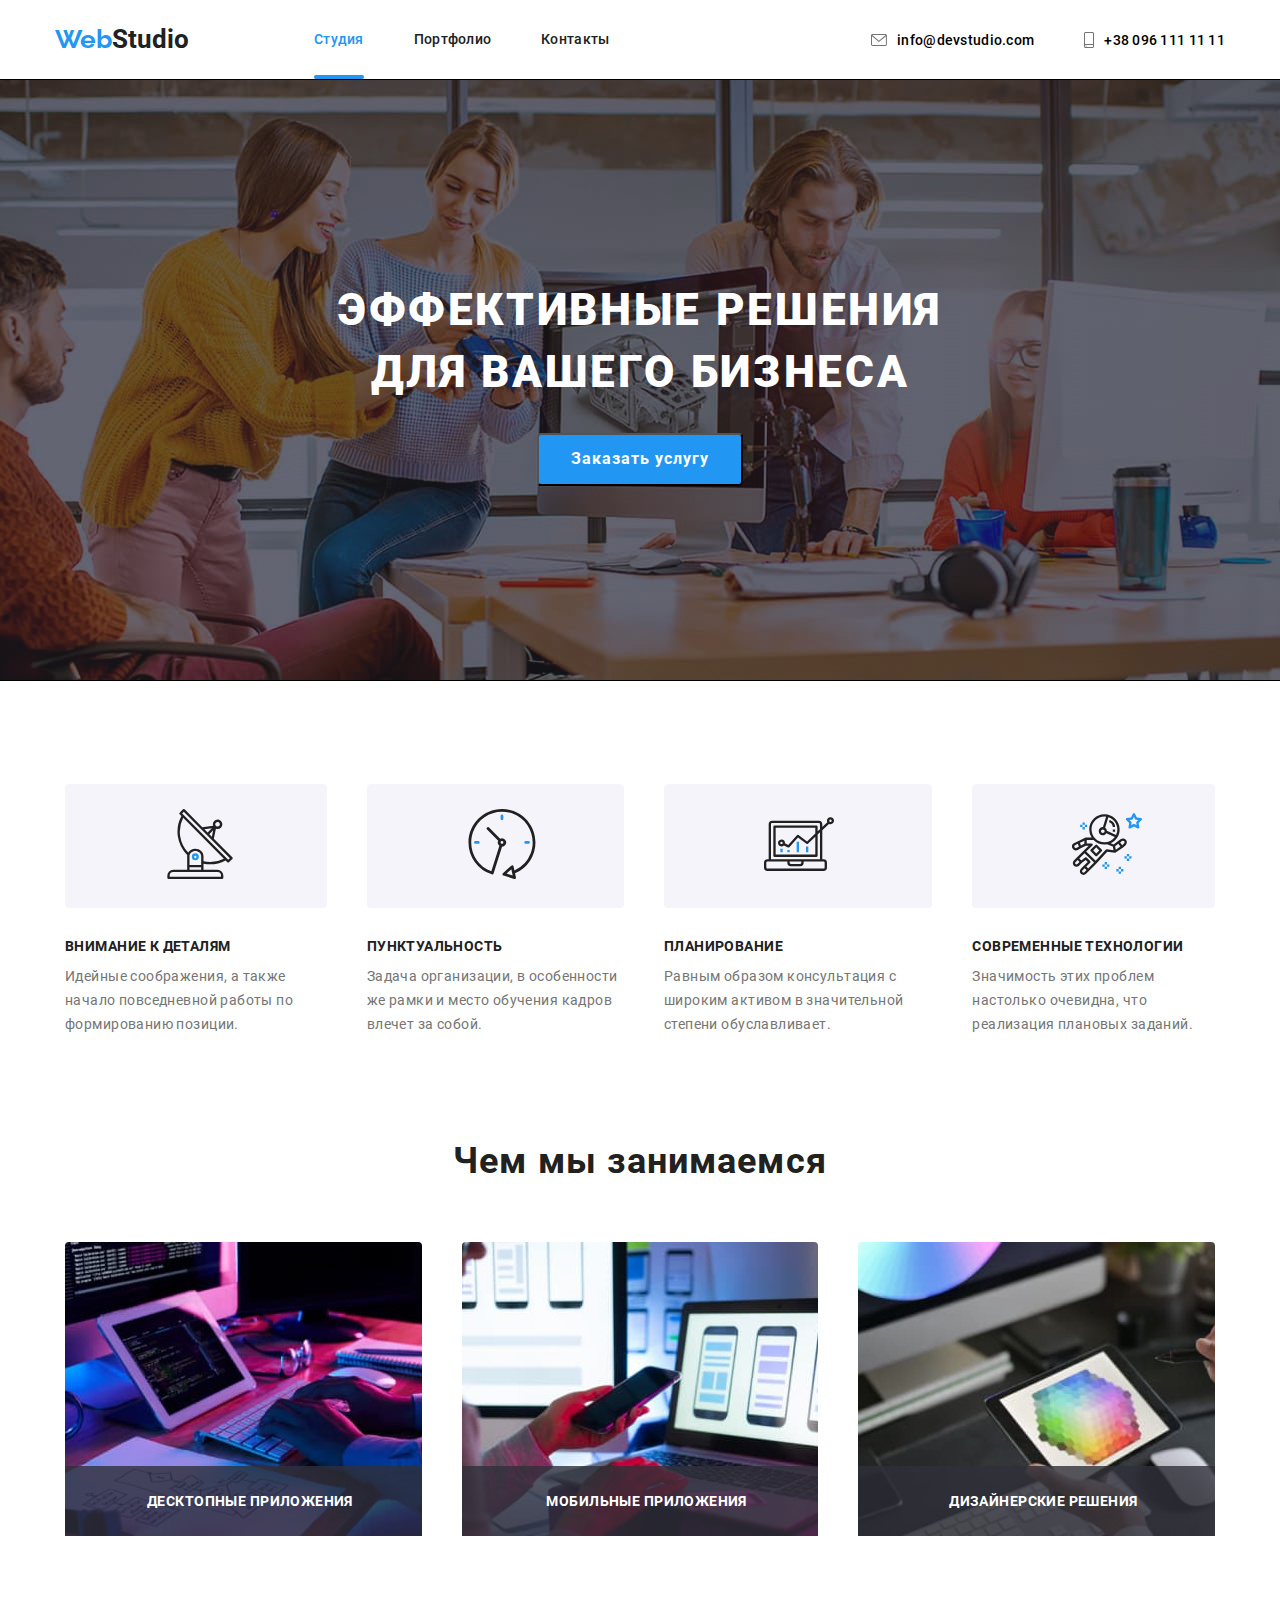
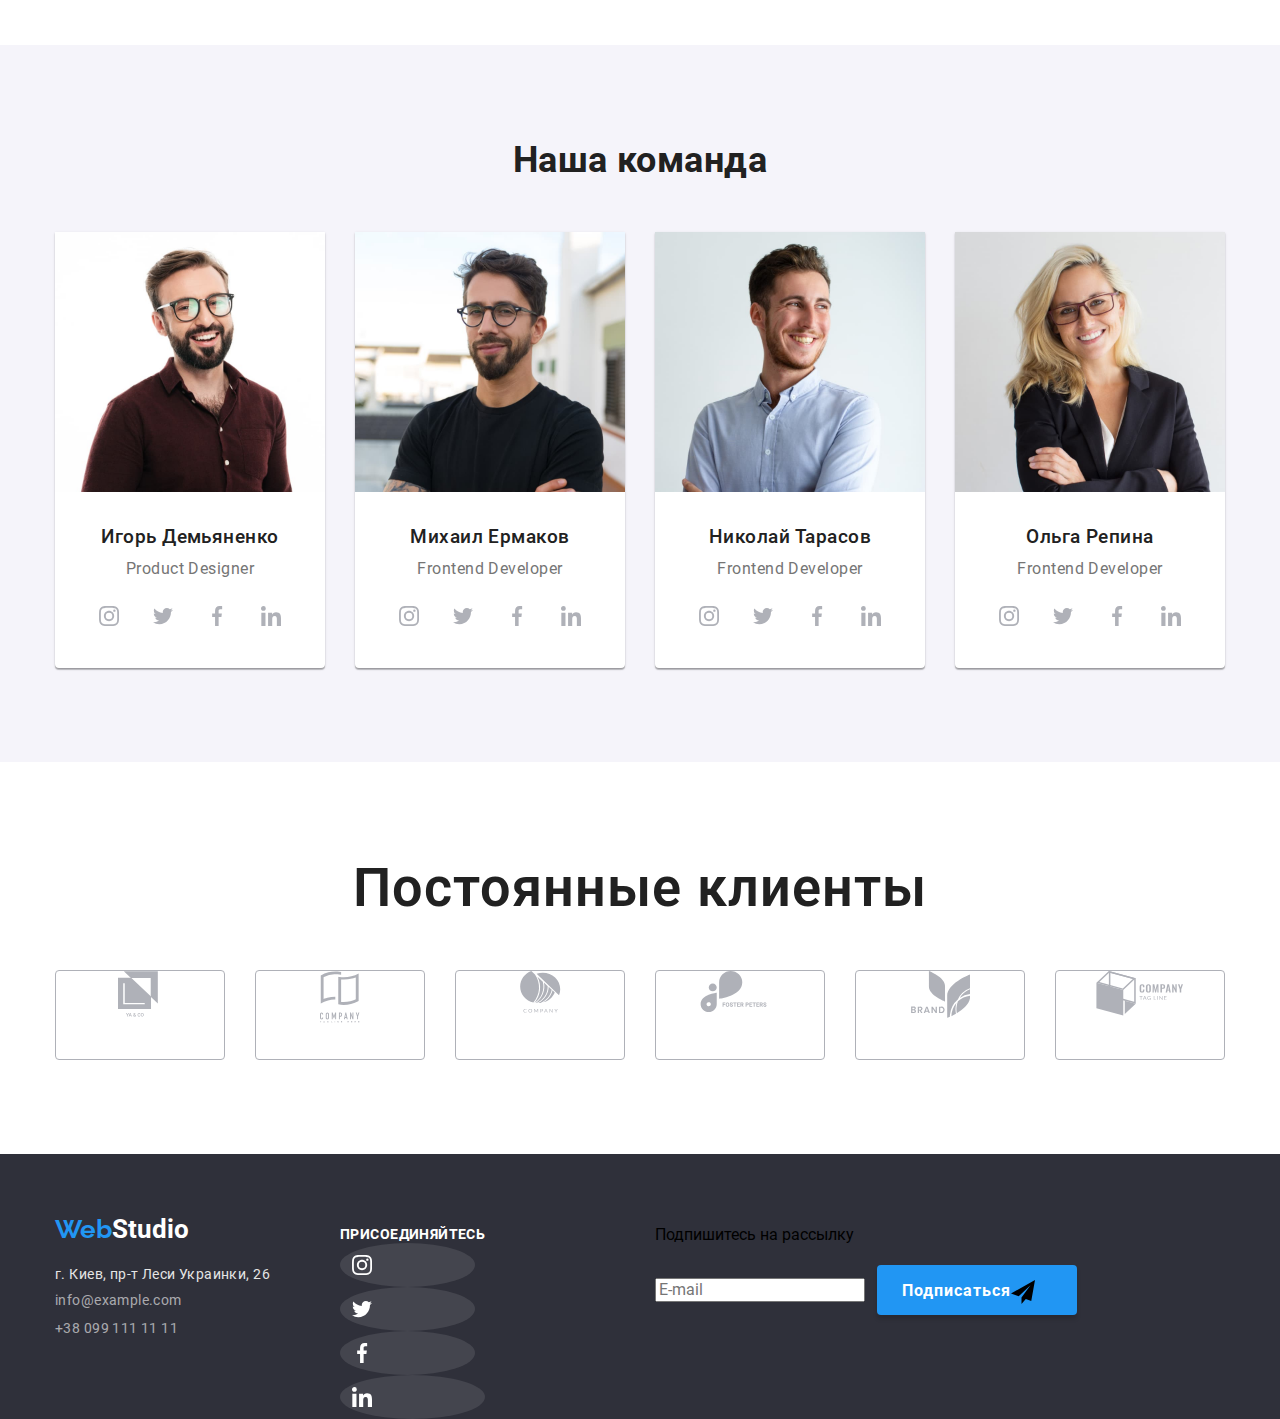
<file: index.html>
<!DOCTYPE html>
<html lang="ru">
  <head>
    <meta charset="UTF-8" />
    <meta name="viewport" content="width=, initial-scale=1.0" />
    <title>WebStudio</title>
    <link rel="preconnect" href="https://fonts.gstatic.com" />
    <link
      href="https://fonts.googleapis.com/css2?family=Raleway:wght@700&family=Roboto:wght@400;500;700;900&display=swap"
      rel="stylesheet"
    />
    <link
      rel="stylesheet"
      href="https://cdnjs.cloudflare.com/ajax/libs/modern-normalize/1.0.0/modern-normalize.min.css"
    />
    <link rel="stylesheet" href="./css/main.min.css" />
  </head>

  <body>
    <header class="header">
      <div class="container">
        <nav class="header-nav">
          <a class="logo logo-font" href="./"
            >Web<span class="studio">Studio</span></a
          >
          <ul class="header-links">
            <li class="nav-item curent-link">
              <a class="header-link" href="./index.html">Студия</a>
            </li>
            <li class="nav-item">
              <a class="header-link" href="./portfolio.html">Портфолио</a>
            </li>
            <li class="nav-item">
              <a class="header-link" href="#footer-ancor">Контакты</a>
            </li>
          </ul>

          <!-- fedback -->
          <ul class="header-contacts">
            <li>
              <a class="header-fedback" href="mailto:info@devstudio.com">
                <svg class="envelope-icon" height="12" width="16">
                  <use href="./optim-svg/symbol-defs.svg#icon-envelope"></use>
                </svg>
                info@devstudio.com
              </a>
            </li>
            <li>
              <a class="header-fedback" href="tel:+380961111111">
                <svg class="smarphone-icon" height="16" width="10">
                  <use href="./optim-svg/symbol-defs.svg#icon-smartphone"></use>
                </svg>
                +38 096 111 11 11
              </a>
            </li>
          </ul>
        </nav>
      </div>
    </header>
    <!-- main -->
    <main>
      <section class="main-section overlay">
        <div class="container">
          <h1>Эффективные решения для вашего бизнеса</h1>
          <button class="order-button" data-modal-open>Заказать услугу</button>
        </div>
      </section>
      <section class="main-discription">
        <div class="container">
          <h2 class="invisible">Наши приимущества</h2>
          <ul class="advantages">
            <li class="item item-antenna">
              <div class="advantages-icon">
                <svg>
                  <use href="./optim-svg/symbol-defs.svg#icon-antenna"></use>
                </svg>
              </div>
              <h3 class="advantages-title">Внимание к деталям</h3>
              <p>
                Идейные соображения, а также начало повседневной работы по
                формированию позиции.
              </p>
            </li>
            <li class="item item-clock">
              <div class="advantages-icon">
                <svg>
                  <use href="./optim-svg/symbol-defs.svg#icon-clock"></use>
                </svg>
              </div>
              <h3 class="advantages-title">Пунктуальность</h3>
              <p>
                Задача организации, в особенности же рамки и место обучения
                кадров влечет за собой.
              </p>
            </li>
            <li class="item item-vector">
              <div class="advantages-icon">
                <svg>
                  <use href="./optim-svg/symbol-defs.svg#icon-diagram"></use>
                </svg>
              </div>
              <h3 class="advantages-title">Планирование</h3>
              <p>
                Равным образом консультация с широким активом в значительной
                степени обуславливает.
              </p>
            </li>
            <li class="item item-astronaut">
              <div class="advantages-icon">
                <svg>
                  <use href="./optim-svg/symbol-defs.svg#icon-astronaut"></use>
                </svg>
              </div>
              <h3 class="advantages-title">Современные технологии</h3>
              <p>
                Значимость этих проблем настолько очевидна, что реализация
                плановых заданий.
              </p>
            </li>
          </ul>
        </div>
      </section>

      <!-- work  -->

      <section class="main-images">
        <div class="container">
          <h2>Чем мы занимаемся</h2>
          <ul class="work-images">
            <li class="item">
              <img src="./images/img.jpg" alt="пишем код" width="370" />
              <p class="work-activity">Десктопные приложения</p>
            </li>
            <li class="item">
              <img src="./images/img1.jpg" alt="создаём макет" width="370" />
              <p class="work-activity">Мобильные приложения</p>
            </li>
            <li class="item">
              <img src="./images/img2.jpg" alt="рисуем дизайн" width="370" />
              <p class="work-activity">Дизайнерские решения</p>
            </li>
          </ul>
        </div>
      </section>

      <!-- team  -->

      <section class="team-images">
        <div class="container">
          <h2>Наша команда</h2>
          <ul class="team-units">
            <li class="team-item">
              <img
                src="./images/team/ihor_demianenko.jpg"
                width="270"
                alt="сотрудник"
              />
              <h3>Игорь Демьяненко</h3>
              <p>Product Designer</p>
              <ul class="socials">
                <li>
                  <a class="social link-1" href="">
                    <svg class="social-icons">
                      <use
                        href="./optim-svg/symbol-defs.svg#icon-instagram"
                      ></use>
                    </svg>
                  </a>
                </li>

                <li>
                  <a class="social link-2" href="">
                    <svg class="social-icons">
                      <use
                        href="./optim-svg/symbol-defs.svg#icon-twitter"
                      ></use>
                    </svg>
                  </a>
                </li>

                <li>
                  <a class="social link-3" href="">
                    <svg class="social-icons">
                      <use
                        href="./optim-svg/symbol-defs.svg#icon-facebook"
                      ></use>
                    </svg>
                  </a>
                </li>

                <li>
                  <a class="social" href="">
                    <svg class="social-icons">
                      <use
                        href="./optim-svg/symbol-defs.svg#icon-linkedin"
                      ></use>
                    </svg>
                  </a>
                </li>
              </ul>
            </li>

            <li class="team-item">
              <img
                src="./images/team/michail_ermacov.jpg"
                width="270"
                alt="сотрудник"
              />
              <h3>Михаил Ермаков</h3>
              <p>Frontend Developer</p>
              <ul class="socials">
                <li>
                  <a class="social link-1" href="">
                    <svg class="social-icons">
                      <use
                        href="./optim-svg/symbol-defs.svg#icon-instagram"
                      ></use>
                    </svg>
                  </a>
                </li>

                <li>
                  <a class="social link-2" href="">
                    <svg class="social-icons">
                      <use
                        href="./optim-svg/symbol-defs.svg#icon-twitter"
                      ></use>
                    </svg>
                  </a>
                </li>

                <li>
                  <a class="social link-3" href="">
                    <svg class="social-icons">
                      <use
                        href="./optim-svg/symbol-defs.svg#icon-facebook"
                      ></use>
                    </svg>
                  </a>
                </li>

                <li>
                  <a class="social" href="">
                    <svg class="social-icons">
                      <use
                        href="./optim-svg/symbol-defs.svg#icon-linkedin"
                      ></use>
                    </svg>
                  </a>
                </li>
              </ul>
            </li>
            <li class="team-item">
              <img
                src="./images/team/nikolay_tarasov.jpg"
                width="270"
                alt="сотрудник"
              />
              <h3>Николай Тарасов</h3>
              <p>Frontend Developer</p>
              <ul class="socials">
                <li>
                  <a class="social link-1" href="">
                    <svg class="social-icons">
                      <use
                        href="./optim-svg/symbol-defs.svg#icon-instagram"
                      ></use>
                    </svg>
                  </a>
                </li>

                <li>
                  <a class="social link-2" href="">
                    <svg class="social-icons">
                      <use
                        href="./optim-svg/symbol-defs.svg#icon-twitter"
                      ></use>
                    </svg>
                  </a>
                </li>

                <li>
                  <a class="social link-3" href="">
                    <svg class="social-icons">
                      <use
                        href="./optim-svg/symbol-defs.svg#icon-facebook"
                      ></use>
                    </svg>
                  </a>
                </li>

                <li>
                  <a class="social" href="">
                    <svg class="social-icons">
                      <use
                        href="./optim-svg/symbol-defs.svg#icon-linkedin"
                      ></use>
                    </svg>
                  </a>
                </li>
              </ul>
            </li>
            <li class="team-item">
              <img
                src="./images/team/olga_repina.jpg"
                width="270"
                alt="сотрудник"
              />
              <h3>Ольга Репина</h3>
              <p>Frontend Developer</p>
              <ul class="socials">
                <li>
                  <a class="social link-1" href="">
                    <svg class="social-icons">
                      <use
                        href="./optim-svg/symbol-defs.svg#icon-instagram"
                      ></use>
                    </svg>
                  </a>
                </li>

                <li>
                  <a class="social link-2" href="">
                    <svg class="social-icons">
                      <use
                        href="./optim-svg/symbol-defs.svg#icon-twitter"
                      ></use>
                    </svg>
                  </a>
                </li>

                <li>
                  <a class="social link-3" href="">
                    <svg class="social-icons">
                      <use
                        href="./optim-svg/symbol-defs.svg#icon-facebook"
                      ></use>
                    </svg>
                  </a>
                </li>

                <li>
                  <a class="social" href="">
                    <svg class="social-icons">
                      <use
                        href="./optim-svg/symbol-defs.svg#icon-linkedin"
                      ></use>
                    </svg>
                  </a>
                </li>
              </ul>
            </li>
          </ul>
        </div>
      </section>
      <!-- partners -->
      <section class="regular-customers">
        <h2>Постоянные клиенты</h2>
        <ul class="customers">
          <li class="partner-logotyp">
            <a class="logotyp logo-1" href="">
              <svg class="customers-icons" width="44" height="49">
                <use
                  class="icons-logo"
                  href="./optim-svg/symbol-defs.svg#icon-logo-1"
                ></use>
              </svg>
            </a>
          </li>

          <li class="partner-logotyp">
            <a class="logotyp logo-2" href="">
              <svg class="customers-icons" width="40" height="52">
                <use
                  class="icons-logo"
                  href="./optim-svg/symbol-defs.svg#icon-logo-2"
                ></use>
              </svg>
            </a>
          </li>

          <li class="partner-logotyp">
            <a class="logotyp logo-3" href="">
              <svg class="customers-icons" width="41" height="42">
                <use
                  class="icons-logo"
                  href="./optim-svg/symbol-defs.svg#icon-logo-3"
                ></use>
              </svg>
            </a>
          </li>

          <li class="partner-logotyp">
            <a class="logotyp logo-4" href="">
              <svg class="customers-icons" width="80" height="42">
                <use
                  class="icons-logo"
                  href="./optim-svg/symbol-defs.svg#icon-logo-4"
                ></use>
              </svg>
            </a>
          </li>
          <li class="partner-logotyp">
            <a class="logotyp logo-5" href="">
              <svg class="customers-icons" width="59" height="47">
                <use
                  class="icons-logo"
                  href="./optim-svg/symbol-defs.svg#icon-logo-5"
                ></use>
              </svg>
            </a>
          </li>
          <li class="partner-logotyp">
            <a class="logotyp logo-6" href="">
              <svg class="customers-icons" width="88" height="45">
                <use
                  class="icons-logo"
                  href="./optim-svg/symbol-defs.svg#icon-logo-6"
                ></use>
              </svg>
            </a>
          </li>
        </ul>
      </section>
    </main>

    <footer>
      <div class="container footer-container">
        <div class="footer-contacts-container">
          <a class="logo-footer logo-font" href="./">
            Web<span class="logo-color">Studio</span>
          </a>
          <ul class="footer-fedback">
            <li class="footer-item">
              <address>г. Киев, пр-т Леси Украинки, 26</address>
            </li>
            <li class="footer-item">
              <a href="mailto:info@example.com"> info@example.com </a>
            </li>
            <li class="footer-item phone">
              <a href="tel:+380991111111"> +38 099 111 11 11 </a>
            </li>
          </ul>
        </div>
        <div class="social-container">
          <h3>присоединяйтесь</h3>
          <ul class="footer-socials">
            <li class="social-item">
              <a class="footer-accent" href="http://www.instagram.com/">
                <div class="social-background">
                  <svg class="footer-icon">
                    <use
                      href="./optim-svg/symbol-defs.svg#icon-instagram"
                    ></use>
                  </svg>
                </div>
              </a>
            </li>
            <li class="social-item">
              <a class="footer-accent" href="http://twitter.com/?lang=uk">
                <div class="social-background">
                  <svg class="footer-icon">
                    <use href="./optim-svg/symbol-defs.svg#icon-twitter"></use>
                  </svg>
                </div>
              </a>
            </li>
            <li class="social-item">
              <a class="footer-accent" href="http://facebook.com/">
                <div class="social-background">
                  <svg class="footer-icon">
                    <use href="./optim-svg/symbol-defs.svg#icon-facebook"></use>
                  </svg>
                </div>
              </a>
            </li>
            <li class="social-item">
              <a class="footer-accent" href="https://www.linkedin.com/">
                <div class="social-background">
                  <svg class="footer-icon">
                    <use href="./optim-svg/symbol-defs.svg#icon-linkedin"></use>
                  </svg>
                </div>
              </a>
            </li>
          </ul>
        </div>
        <div class="footer-label">
          <label class="footer-subscraibe" for="footer-email">
            Подпишитесь на рассылку
          </label>
          <div class="form-footer">
            <input
              class="footer-input"
              type="email"
              name="email"
              id="footer-email"
              placeholder="E-mail"
            />
            <button class="form-footer__submit" type="button">
              Подписаться
              <svg class="footer-input-img" width="24" height="24">
                <use href="./optim-svg/symbol-defs.svg#icon-icon-send"></use>
              </svg>
            </button>
          </div>
        </div>
      </div>
    </footer>
    <!-- modal+ backdrop -->

    <div class="backdrop backdrop is-hidden" data-modal>
      <div class="modal">
        <button class="button-close" type="button" data-modal-close>
          <svg width="18" height="18">
            <use href="./optim-svg/symbol-defs.svg#icon-close-black"></use>
          </svg>
        </button>

        <form class="form js-speaker-form" action=" adsad">
          <h2>Оставьте свои данные, мы вам перезвоним</h2>
          <div class="form-field">
            <label class="name-label" for="name"> Имя</label>
            <div class="input-container">
              <input class="form-input" type="text" name="name" id="name" />
              <svg class="input-img" width="12" height="12">
                <use href="./optim-svg/symbol-defs.svg#icon-man-modal"></use>
              </svg>
            </div>
          </div>
          <div class="form-field">
            <label class="name-label" for="tel">Телефон </label>

            <div class="input-container">
              <input class="form-input" type="tel" name="tel" id="tel" />
              <div class="input-img">
                <svg width="13" height="13">
                  <use href="./optim-svg/symbol-defs.svg#icon-tel-modal"></use>
                </svg>
              </div>
            </div>
          </div>
          <div class="form-field">
            <label class="name-label" for="email">Почта</label>
            <div class="input-container">
              <input class="form-input" type="email" name="email" id="email" />

              <div class="input-img">
                <svg width="15" height="12">
                  <use href="./optim-svg/symbol-defs.svg#icon-mail-modal"></use>
                </svg>
              </div>
            </div>
          </div>

          <div class="form-field">
            <label class="name-label" for="comment"> Коментарий </label>
            <textarea
              class="textarea"
              name="comment"
              id="comment"
              rows="8"
              placeholder="Введите текст"
            >
            </textarea>
          </div>
          <div class="checkbox">
            <label class="text">
              Соглашаюсь с рассылкой и принимаю
              <a href="">Условия договора </a>
              <input class="old-checkbox" type="checkbox" name="policy" />
              <svg class="checkbox-icon" width="11" height="8">
                <use href="./optim-svg/symbol-defs.svg#icon-tick"></use>
              </svg>
            </label>
          </div>
          <button class="button-form-submit" type="submit">Отправить</button>
        </form>
      </div>
    </div>
    <script src="./js/modal.js"></script>
  </body>
</html>
</file>
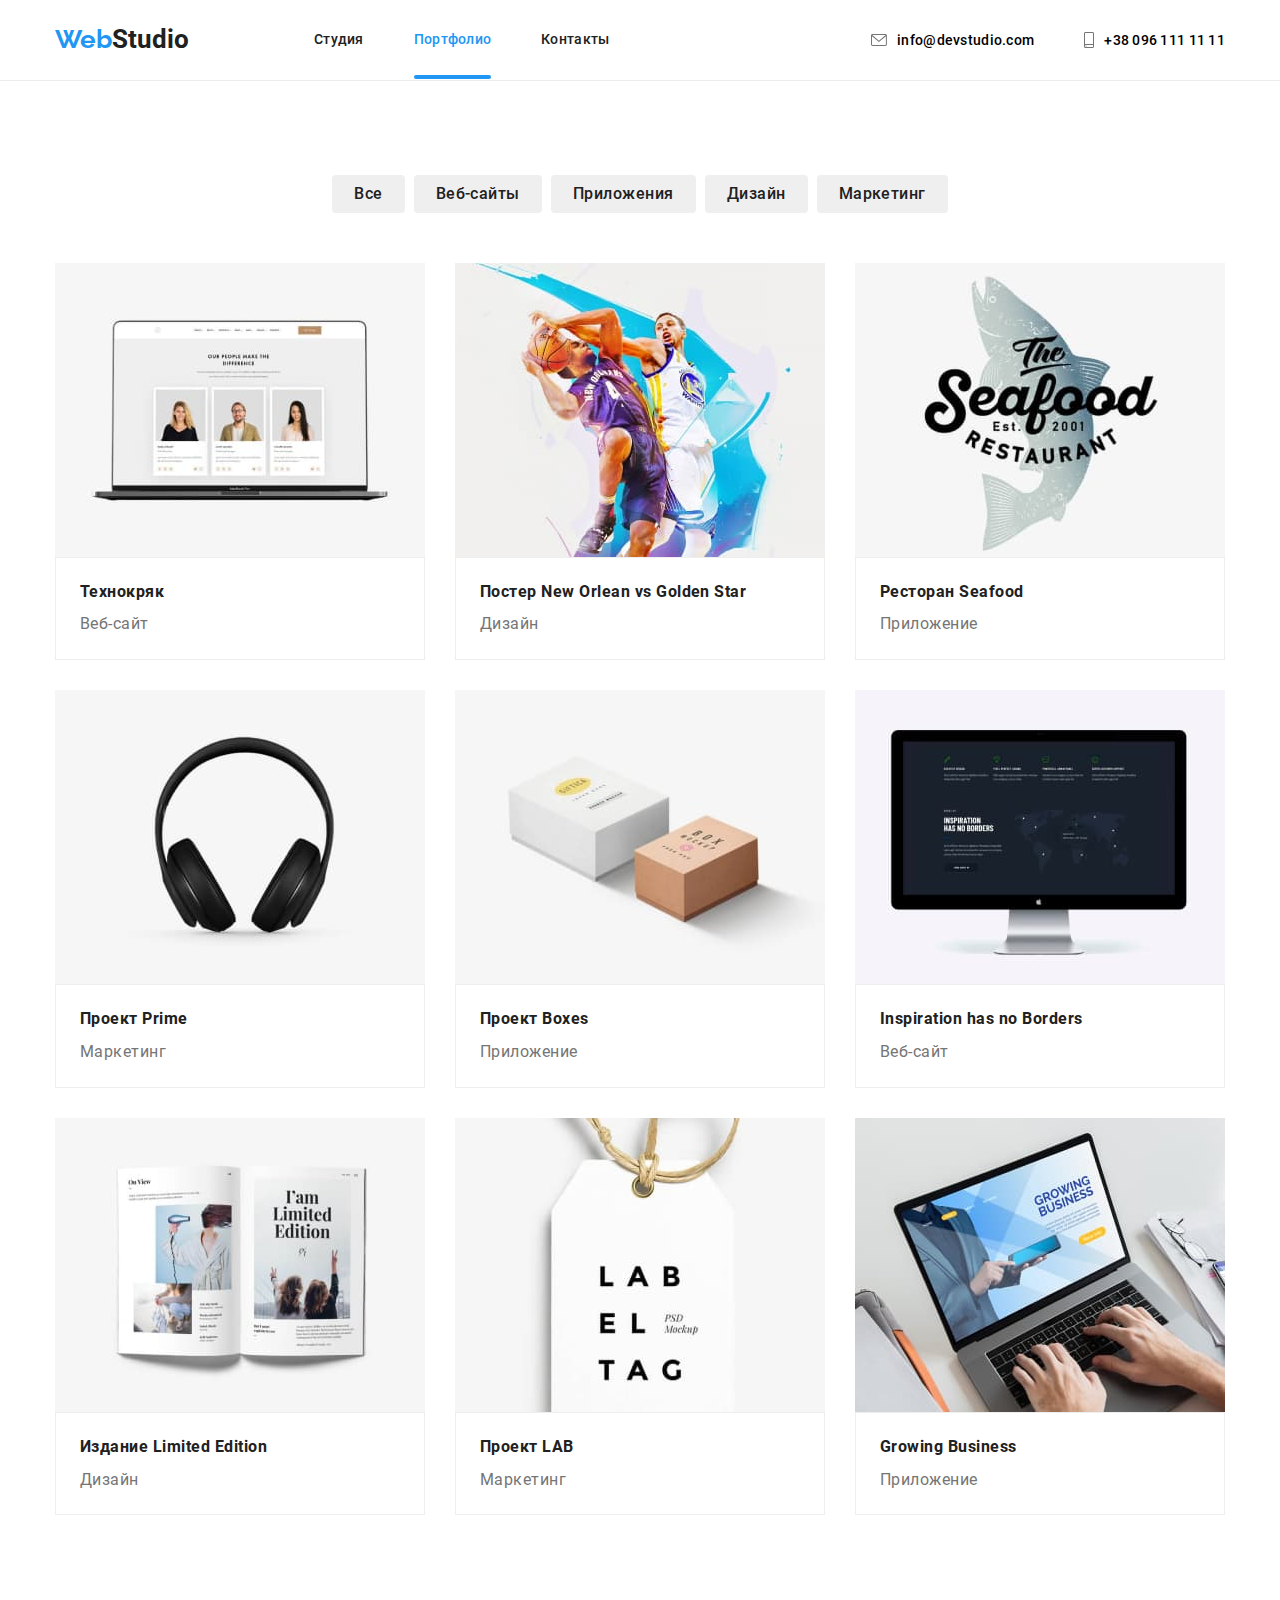
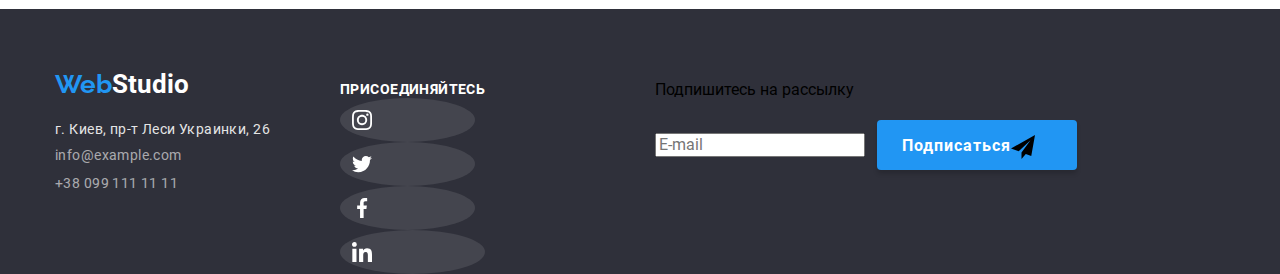
<file: portfolio.html>
<!DOCTYPE html>
<html lang="ru">
  <head>
    <meta charset="UTF-8" />
    <meta name="viewport" content="width=, initial-scale=1.0" />
    <title>WebStudio</title>
    <link rel="preconnect" href="https://fonts.gstatic.com" />
    <link
      href="https://fonts.googleapis.com/css2?family=Raleway:wght@700&family=Roboto:wght@400;500;700;900&display=swap"
      rel="stylesheet"
    />
    <link
      rel="stylesheet"
      href="https://cdnjs.cloudflare.com/ajax/libs/modern-normalize/1.0.0/modern-normalize.min.css"
    />
    <link rel="stylesheet" href="./css/main.min.css" />
  </head>

  <body>
    <header>
      <div class="container">
        <nav class="header-nav">
          <a class="logo logo-font" href="./"
            >Web<span class="studio">Studio</span></a
          >
          <ul class="header-links">
            <li class="nav-item">
              <a class="header-link" href="./index.html">Студия</a>
            </li>
            <li class="nav-item curent-link">
              <a class="header-link" href="./portfolio.html">Портфолио</a>
            </li>
            <li class="nav-item">
              <a class="header-link" href="#footer-ancor">Контакты</a>
            </li>
          </ul>

          <!-- fedback -->
          <ul class="header-contacts">
            <li>
              <a class="header-fedback" href="mailto:info@devstudio.com">
                <svg class="envelope-icon" height="12" width="16">
                  <use href="./optim-svg/symbol-defs.svg#icon-envelope"></use>
                </svg>
                info@devstudio.com
              </a>
            </li>
            <li>
              <a class="header-fedback" href="tel:+380961111111">
                <svg class="smarphone-icon" height="16" width="10">
                  <use href="./optim-svg/symbol-defs.svg#icon-smartphone"></use>
                </svg>
                +38 096 111 11 11
              </a>
            </li>
          </ul>
        </nav>
      </div>
    </header>

    <main class="hero">
      <section class="portfolio-filter">
        <div class="container">
          <h1 class="invisible">Портфолио</h1>
          <ul class="filter-butons">
            <li class="button-item"><button type="button">Все</button></li>
            <li class="button-item">
              <button type="button">Веб-сайты</button>
            </li>
            <li class="button-item">
              <button type="button">Приложения</button>
            </li>
            <li class="button-item"><button type="button">Дизайн</button></li>
            <li class="button-item">
              <button type="button">Маркетинг</button>
            </li>
          </ul>
        </div>

        <!-- portfolio-items -->
        <div class="container">
          <ul class="portfolio-items">
            <li class="galeria-images">
              <a href="">
                <div class="galeria-images__thumb">
                  <p>
                    Технокряк это современная площадка распространения
                    коронавируса. Компании используют эту платформу для
                    цифрового шпионажа и атак на защищённые сервера конкурентов.
                  </p>
                  <img
                    src="./pf-images/img1.jpg"
                    width="370"
                    alt="Открытый ноутбук"
                  />
                </div>
                <div class="foto-discription">
                  <h3>Технокряк</h3>
                  <p>Веб-сайт</p>
                </div>
              </a>
            </li>
            <li class="galeria-images">
              <a href="">
                <div class="galeria-images__thumb">
                  <p></p>
                  <img
                    src="./pf-images/img2.jpg"
                    width="370"
                    alt="двое баскетболистов с мячом"
                  />
                </div>
                <div class="foto-discription">
                  <h3>Постер New Orlean vs Golden Star</h3>
                  <p>Дизайн</p>
                </div>
              </a>
            </li>
            <li class="galeria-images">
              <a href="">
                <div class="galeria-images__thumb">
                  <p></p>
                  <img
                    src="./pf-images/img3.jpg"
                    width="370"
                    alt="логотип ресторана "
                  />
                </div>
                <div class="foto-discription">
                  <h3>Ресторан Seafood</h3>
                  <p>Приложение</p>
                </div>
              </a>
            </li>
            <li class="galeria-images">
              <a href="">
                <div class="galeria-images__thumb">
                  <p></p>
                  <img src="./pf-images/img4.jpg" width="370" alt="наушники" />
                </div>
                <div class="foto-discription">
                  <h3>Проект Prime</h3>
                  <p>Маркетинг</p>
                </div>
              </a>
            </li>
            <li class="galeria-images">
              <a href="">
                <div class="galeria-images__thumb">
                  <p></p>
                  <img
                    src="./pf-images/img5.jpg"
                    width="370"
                    alt="большая и маленькая коробки"
                  />
                </div>
                <div class="foto-discription">
                  <h3>Проект Boxes</h3>
                  <p>Приложение</p>
                </div>
              </a>
            </li>
            <li class="galeria-images">
              <a href="">
                <div class="galeria-images__thumb">
                  <p></p>
                  <img src="./pf-images/img6.jpg" width="370" alt="монитор" />
                </div>
                <div class="foto-discription">
                  <h3>Inspiration has no Borders</h3>
                  <p>Веб-сайт</p>
                </div>
              </a>
            </li>
            <li class="galeria-images">
              <a href="">
                <div class="galeria-images__thumb">
                  <p></p>
                  <img src="./pf-images/img7.jpg" width="370" alt="книга" />
                </div>
                <div class="foto-discription">
                  <h3>Издание Limited Edition</h3>
                  <p>Дизайн</p>
                </div>
              </a>
            </li>
            <li class="galeria-images">
              <a href="">
                <div class="galeria-images__thumb">
                  <p></p>
                  <img src="./pf-images/img8.jpg" width="370" alt="бирка" />
                </div>
                <div class="foto-discription">
                  <h3>Проект LAB</h3>
                  <p>Маркетинг</p>
                </div>
              </a>
            </li>
            <li class="galeria-images">
              <a href="">
                <div class="galeria-images__thumb">
                  <p></p>
                  <img
                    src="./pf-images/img9.jpg"
                    width="370"
                    alt="робота за компютером"
                  />
                </div>
                <div class="foto-discription">
                  <h3>Growing Business</h3>
                  <p>Приложение</p>
                </div>
              </a>
            </li>
          </ul>
        </div>
      </section>
    </main>

    <footer>
      <div class="container footer-container">
        <div class="footer-contacts-container">
          <a class="logo-footer logo-font" href="./">
            Web<span class="logo-color">Studio</span>
          </a>
          <ul class="footer-fedback">
            <li class="footer-item">
              <address>г. Киев, пр-т Леси Украинки, 26</address>
            </li>
            <li class="footer-item">
              <a href="mailto:info@example.com"> info@example.com </a>
            </li>
            <li class="footer-item phone">
              <a href="tel:+380991111111"> +38 099 111 11 11 </a>
            </li>
          </ul>
        </div>
        <div class="social-container">
          <h3>присоединяйтесь</h3>
          <ul class="footer-socials">
            <li class="social-item">
              <a class="footer-accent" href="http://www.instagram.com/">
                <div class="social-background">
                  <svg class="footer-icon">
                    <use
                      href="./optim-svg/symbol-defs.svg#icon-instagram"
                    ></use>
                  </svg>
                </div>
              </a>
            </li>
            <li class="social-item">
              <a class="footer-accent" href="http://twitter.com/?lang=uk">
                <div class="social-background">
                  <svg class="footer-icon">
                    <use href="./optim-svg/symbol-defs.svg#icon-twitter"></use>
                  </svg>
                </div>
              </a>
            </li>
            <li class="social-item">
              <a class="footer-accent" href="http://facebook.com/">
                <div class="social-background">
                  <svg class="footer-icon">
                    <use href="./optim-svg/symbol-defs.svg#icon-facebook"></use>
                  </svg>
                </div>
              </a>
            </li>
            <li class="social-item">
              <a class="footer-accent" href="https://www.linkedin.com/">
                <div class="social-background">
                  <svg class="footer-icon">
                    <use href="./optim-svg/symbol-defs.svg#icon-linkedin"></use>
                  </svg>
                </div>
              </a>
            </li>
          </ul>
        </div>
        <div class="footer-label">
          <label class="footer-subscraibe" for="footer-email">
            Подпишитесь на рассылку
          </label>
          <div class="form-footer">
            <input
              class="footer-input"
              type="email"
              name="email"
              id="footer-email"
              placeholder="E-mail"
            />
            <button class="form-footer__submit" type="button">
              Подписаться
              <svg class="footer-input-img" width="24" height="24">
                <use href="./optim-svg/symbol-defs.svg#icon-icon-send"></use>
              </svg>
            </button>
          </div>
        </div>
      </div>
    </footer>
  </body>
</html>
</file>
<file: css/main.min.css>
/*! modern-normalize v1.0.0 | MIT License | https://github.com/sindresorhus/modern-normalize */*,*::before,*::after{-webkit-box-sizing:border-box;box-sizing:border-box}:root{-moz-tab-size:4;-o-tab-size:4;tab-size:4}html{line-height:1.15;-webkit-text-size-adjust:100%}body{margin:0}body{font-family:system-ui,-apple-system,"Segoe UI",Roboto,Helvetica,Arial,sans-serif,"Apple Color Emoji","Segoe UI Emoji"}hr{height:0;color:inherit}abbr[title]{-webkit-text-decoration:underline dotted;text-decoration:underline dotted}b,strong{font-weight:bolder}code,kbd,samp,pre{font-family:ui-monospace, SFMono-Regular, Consolas, "Liberation Mono", Menlo, monospace;font-size:1em}small{font-size:80%}sub,sup{font-size:75%;line-height:0;position:relative;vertical-align:baseline}sub{bottom:-0.25em}sup{top:-0.5em}table{text-indent:0;border-color:inherit}button,input,optgroup,select,textarea{font-family:inherit;font-size:100%;line-height:1.15;margin:0}button,select{text-transform:none}button,[type="button"],[type="reset"],[type="submit"]{-webkit-appearance:button}::-moz-focus-inner{border-style:none;padding:0}:-moz-focusring{outline:1px dotted ButtonText}:-moz-ui-invalid{box-shadow:none}legend{padding:0}progress{vertical-align:baseline}::-webkit-inner-spin-button,::-webkit-outer-spin-button{height:auto}[type="search"]{-webkit-appearance:textfield;outline-offset:-2px}::-webkit-search-decoration{-webkit-appearance:none}::-webkit-file-upload-button{-webkit-appearance:button;font:inherit}summary{display:list-item}@font-face{font-family:"Roboto";font-style:normal;font-weight:400;src:url("../fonts/roboto-v20-latin_cyrillic-regular.eot");src:local(""),url("../fonts/roboto-v20-latin_cyrillic-regular.eot?#iefix") format("embedded-opentype"),url("../fonts/roboto-v20-latin_cyrillic-regular.woff2") format("woff2"),url("../fonts/roboto-v20-latin_cyrillic-regular.woff") format("woff"),url("../fonts/roboto-v20-latin_cyrillic-regular.ttf") format("truetype"),url("../fonts/roboto-v20-latin_cyrillic-regular.svg#Roboto") format("svg")}@font-face{font-family:"Roboto";font-style:normal;font-weight:500;src:url("../fonts/roboto-v20-latin_cyrillic-500.eot");src:local(""),url("../fonts/roboto-v20-latin_cyrillic-500.eot?#iefix") format("embedded-opentype"),url("../fonts/roboto-v20-latin_cyrillic-500.woff2") format("woff2"),url("../fonts/roboto-v20-latin_cyrillic-500.woff") format("woff"),url("../fonts/roboto-v20-latin_cyrillic-500.ttf") format("truetype"),url("../fonts/roboto-v20-latin_cyrillic-500.svg#Roboto") format("svg")}@font-face{font-family:"Roboto";font-style:normal;font-weight:700;src:url("../fonts/roboto-v20-latin_cyrillic-700.eot");src:local(""),url("../fonts/roboto-v20-latin_cyrillic-700.eot?#iefix") format("embedded-opentype"),url("../fonts/roboto-v20-latin_cyrillic-700.woff2") format("woff2"),url("../fonts/roboto-v20-latin_cyrillic-700.woff") format("woff"),url("../fonts/roboto-v20-latin_cyrillic-700.ttf") format("truetype"),url("../fonts/roboto-v20-latin_cyrillic-700.svg#Roboto") format("svg")}@font-face{font-family:"Roboto";font-style:normal;font-weight:900;src:url("../fonts/roboto-v20-latin_cyrillic-900.eot");src:local(""),url("../fonts/roboto-v20-latin_cyrillic-900.eot?#iefix") format("embedded-opentype"),url("../fonts/roboto-v20-latin_cyrillic-900.woff2") format("woff2"),url("../fonts/roboto-v20-latin_cyrillic-900.woff") format("woff"),url("../fonts/roboto-v20-latin_cyrillic-900.ttf") format("truetype"),url("../fonts/roboto-v20-latin_cyrillic-900.svg#Roboto") format("svg")}@font-face{font-family:"Raleway";font-style:normal;font-weight:400;src:url("../fonts/raleway-v19-latin_cyrillic-regular.eot");src:local(""),url("../fonts/raleway-v19-latin_cyrillic-regular.eot?#iefix") format("embedded-opentype"),url("../fonts/raleway-v19-latin_cyrillic-regular.woff2") format("woff2"),url("../fonts/raleway-v19-latin_cyrillic-regular.woff") format("woff"),url("../fonts/raleway-v19-latin_cyrillic-regular.ttf") format("truetype"),url("../fonts/raleway-v19-latin_cyrillic-regular.svg#Raleway") format("svg")}@font-face{font-family:"Raleway";font-style:normal;font-weight:700;src:url("../fonts/raleway-v19-latin_cyrillic-700.eot");src:local(""),url("../fonts/raleway-v19-latin_cyrillic-700.eot?#iefix") format("embedded-opentype"),url("../fonts/raleway-v19-latin_cyrillic-700.woff2") format("woff2"),url("../fonts/raleway-v19-latin_cyrillic-700.woff") format("woff"),url("../fonts/raleway-v19-latin_cyrillic-700.ttf") format("truetype"),url("../fonts/raleway-v19-latin_cyrillic-700.svg#Raleway") format("svg")}.container{width:1200px;margin-left:auto;margin-right:auto;padding:0 15px}h1,h2,h3,p,ul{margin-top:0;margin-bottom:0;padding-left:0}a{text-decoration:none;list-style:none}body{font-family:Roboto, sans-serif}.order-button{cursor:pointer;border-radius:4px}.invisible{position:absolute;width:1px;height:1px;margin:-1px;border:0;padding:0;white-space:nowrap;-webkit-clip-path:inset(100%);clip-path:inset(100%);clip:rect(0 0 0 0);overflow:hidden}.hero{background-color:primary-white-color;padding:94px 0;border-top:1px solid #ececec}*{list-style:none;text-decoration:none;font-family:"Roboto", sans-serif}.header{background-color:#fff}.header-nav,.header-links,.header-contacts{display:-webkit-box;display:-ms-flexbox;display:flex;-webkit-box-align:center;-ms-flex-align:center;align-items:center}.header-nav .nav-item .header-fedback{padding:52px 0}.nav-item .header-fedback+.header-fedback{margin-left:50px}.header-link{position:relative;padding:32px 0}.header-link::after{content:"";position:absolute;display:block;width:100%;bottom:0;left:0;border-radius:2px;height:4px;opacity:0;-webkit-transition:opacity 250ms linear;transition:opacity 250ms linear;background-color:#2196f3}.curent-link .header-link::after,.header-link:focus::after,.header-link:hover::after{opacity:1}.curent-link{color:#2196f3}.header-fedback{display:-webkit-box;display:-ms-flexbox;display:flex;-webkit-box-align:center;-ms-flex-align:center;align-items:center;margin-left:auto;fill:#757575}.envelope-icon{margin-right:10px}.smarphone-icon{margin-right:10px;height:16px;width:10px}.header-links{padding:32px;font-weight:500;font-size:14px;line-height:1.14;letter-spacing:0.02em;color:#212121;-webkit-transition:color 250ms linear;transition:color 250ms linear}.header-links>.nav-item:not(:last-child){margin-right:50px}.header-links a,.header-contacts a{color:inherit}.header-links a:focus,.header-links a:hover,.header-contacts a:focus,.header-contacts a:hover{fill:#2196f3;color:#2196f3;-webkit-transition:color 250ms linear;transition:color 250ms linear}.header-contacts{margin-left:auto}.header-fedback{font-style:normal;font-weight:500;font-size:14px;line-height:1.2;letter-spacing:0.02em;margin-left:50px;margin-right:auto}.footer-container{display:-webkit-box;display:-ms-flexbox;display:flex}footer{background-color:#2f303a}.logo-footer{margin-bottom:20px;margin-top:60px;font-size:26px;line-height:1.2;color:#2196f3;font-family:Raleway, sans-serif;display:inline-block}.logo-footer-color{color:#fff;font-family:Raleway, sans-serif}.footer-fedback a{color:rgba(255,255,255,0.6);font-size:14px;line-height:1.2;letter-spacing:0.03em}.footer-fedback .footer-item+.footer-item{margin-top:9px}footer address{color:#e5e5e5;font-style:normal;font-weight:400;font-size:14px;line-height:1.2;letter-spacing:0.03em}.social-container{margin-left:70px;margin-top:72px}.social-container h3{font-weight:700;font-size:14px;line-height:1.2;letter-spacing:0.03em;text-transform:uppercase;color:#fff;letter-spacing:0.03em}.social-container__network{display:-webkit-box;display:-ms-flexbox;display:flex;-ms-flex-wrap:wrap;flex-wrap:wrap;-webkit-box-align:center;-ms-flex-align:center;align-items:center;width:206px;margin-bottom:100px;padding-top:20px}.social-background{background-color:rgba(255,255,255,0.1);padding:12px;border-radius:50%;-webkit-transition-property:background-color;transition-property:background-color;-webkit-transition-duration:250ms;transition-duration:250ms;-webkit-transition-timing-function:cubic-bezier(0.4, 0, 0.2, 1);transition-timing-function:cubic-bezier(0.4, 0, 0.2, 1)}.footer-accent:hover .social-background,.footer-accent:focus .social-background{background-color:#2196f3}.footer-icon{display:-webkit-box;display:-ms-flexbox;display:flex;-webkit-box-align:center;-ms-flex-align:center;align-items:center;fill:#fff;width:20px;height:20px}.social-item:not(:last-child){margin-right:10px}.footer-label{width:570px;height:86px;margin-top:72px;-webkit-box-pack:center;-ms-flex-pack:center;justify-content:center;margin-left:auto;margin-right:0}.footer-label__subscraibe{font-weight:700;font-size:14px;line-height:1.2;letter-spacing:0.03em;text-transform:uppercase;color:#fff;letter-spacing:0.03em}.form-footer{display:-webkit-box;display:-ms-flexbox;display:flex;-ms-flex-wrap:wrap;flex-wrap:wrap;-webkit-box-align:center;-ms-flex-align:center;align-items:center;width:570px;padding-top:20px}.form-footer__input{height:50px;width:358px;color:rgba(255,255,255,0.6);background-color:#2f303a;border:1px solid rgba(255,255,255,0.3);-webkit-box-sizing:border-box;box-sizing:border-box;-webkit-filter:drop-shadow(0px 4px 4px rgba(0,0,0,0.15));filter:drop-shadow(0px 4px 4px rgba(0,0,0,0.15));border-radius:4px;padding-left:16px}.form-footer__submit{display:-webkit-box;display:-ms-flexbox;display:flex;padding-left:25px;padding-right:10px;padding-top:5px;margin-left:12px;top:50%;position:relative;-webkit-box-align:center;-ms-flex-align:center;align-items:center;width:200px;height:50px;letter-spacing:0.06em;font-weight:700;font-size:16px;line-height:1.8;border:0;background-color:#2196f3;color:#fff;-webkit-box-shadow:0px 4px 4px rgba(0,0,0,0.15);box-shadow:0px 4px 4px rgba(0,0,0,0.15);border-radius:4px}.form-footer__img{position:absolute;left:148px;top:50%;-webkit-transform:translateY(-50%);transform:translateY(-50%);fill:#fff}.backdrop{position:fixed;top:0;left:0;width:100%;height:100%;background-color:rgba(0,0,0,0.2);opacity:1;-webkit-transition:opacity 250ms cubic-bezier(0.4, 0, 0.2, 1);transition:opacity 250ms cubic-bezier(0.4, 0, 0.2, 1)}.backdrop.is-hidden{opacity:0;pointer-events:none}.backdrop.is-hidden.modal{-webkit-transform:translate(-50%, -50%) scale(1.1);transform:translate(-50%, -50%) scale(1.1)}.modal{position:absolute;top:50%;left:50%;min-width:528px;margin-left:auto;margin-right:auto;padding:40px;border-radius:4px;-webkit-box-shadow:0px 1px 3px rgba(0,0,0,0.12),0px 1px 1px rgba(0,0,0,0.14),0px 2px 1px rgba(0,0,0,0.2);box-shadow:0px 1px 3px rgba(0,0,0,0.12),0px 1px 1px rgba(0,0,0,0.14),0px 2px 1px rgba(0,0,0,0.2);background-color:#fff;-webkit-transform:translate(-50%, -50%) scale(1);transform:translate(-50%, -50%) scale(1);-webkit-transition:-webkit-transform 250ms cubic-bezier(0.4, 0, 0.2, 1);transition:-webkit-transform 250ms cubic-bezier(0.4, 0, 0.2, 1);transition:transform 250ms cubic-bezier(0.4, 0, 0.2, 1);transition:transform 250ms cubic-bezier(0.4, 0, 0.2, 1), -webkit-transform 250ms cubic-bezier(0.4, 0, 0.2, 1)}.button-close{position:absolute;display:-webkit-box;display:-ms-flexbox;display:flex;padding:0;right:6px;top:6px;height:30px;width:30px;border-radius:100%;-webkit-box-pack:center;-ms-flex-pack:center;justify-content:center;border:1px solid rgba(0,0,0,0.1);background-color:#fff}.button-close svg{margin:6px}.button-close svg:hover,.button-close svg:focus{fill:#2196f3}.form h2{width:448px;font-weight:700;font-size:20px;line-height:1.2;text-align:center;letter-spacing:0.03em;color:#212121;padding-bottom:12px}.form-field{position:relative;-webkit-box-orient:vertical;-webkit-box-direction:normal;-ms-flex-direction:column;flex-direction:column;margin-bottom:10px}.name-label{font-weight:400;font-size:12px;line-height:1.2px;letter-spacing:0.01em}.input-container,.textarea{display:block;position:relative;margin-top:4px}.input-img{position:absolute;left:15px;top:50%;-webkit-transform:translateY(-50%);transform:translateY(-50%)}.form-input{margin:0;padding-left:42px;width:448px;border-radius:4px;height:40px;outline:none;border-radius:4px;border:1px solid rgba(33,33,33,0.2)}.textarea:hover,.textarea:focus,.form-field input:hover,.form-field input:focus{border-color:#2196f3}.form-field input:hover+.input-img,.form-field input:focus+.input-img{fill:#2196f3}.form input[type="checkbox"]label{font-weight:400;font-size:14px;line-height:1.7;letter-spacing:0.03em}.textarea{height:120px;width:448px;padding:12px 16px;resize:none;border-radius:4px;border:1px solid rgba(33,33,33,0.2);font-weight:400;font-size:12px;line-height:1.2;letter-spacing:0.01em;color:rgba(117,117,117,0.5)}.old-checkbox:checked ~ .checkbox-icon{background-color:#2196f3;background-origin:border-box;border-color:#2196f3}.button-form-submit:focus{background-color:#2196f3}.old-checkbox{position:absolute;clip:rect(0 0 0 0);width:1px;height:1px;margin:-1px}.checkbox{position:relative}.checkbox-icon{position:absolute;left:13px;top:50%;-webkit-transform:translateY(-50%);transform:translateY(-50%);width:16px;height:15px;border:2px solid #212121;border-radius:2px;cursor:pointer;fill:#fff}.old-checkbox:checked ~ .checkbox-icon:focus{fill:#2196f3}.text{margin-top:20px;margin-left:36px;font-weight:400;font-size:14px;line-height:1.7;letter-spacing:0.03em;color:#757575}.text a{color:#2196f3;text-decoration:underline}.button-form-submit{letter-spacing:0.06em;font-weight:700;font-size:16px;line-height:1.8;width:200px;height:50px;margin-left:124px;margin-top:30px;border:0;background-color:#2196f3;color:#fff;-webkit-box-shadow:0px 4px 4px rgba(0,0,0,0.15);box-shadow:0px 4px 4px rgba(0,0,0,0.15);border-radius:4px}.h1-span{display:block}.main-section{padding-top:200px;padding-bottom:200px;text-align:center;letter-spacing:0.06em}.overlay{max-width:1600px;height:600px;margin-left:auto;margin-right:auto;outline:1px solid black;background:#1d1d1c;background-image:-webkit-gradient(linear, left top, right top, from(rgba(47,48,58,0.4)), to(rgba(38,38,43,0.4))),url("../optim-backgrounds/overlay .jpg");background-image:linear-gradient(to right, rgba(47,48,58,0.4), rgba(38,38,43,0.4)),url("../optim-backgrounds/overlay .jpg");background-repeat:no-repeat;background-position:center;background-size:cover}.main-section h1{width:696px;padding:0;margin:0 auto;font-weight:900;font-size:44px;line-height:1.4;text-align:center;letter-spacing:0.06em;text-transform:uppercase;color:#fff}.order-button{background-color:#2196f3;color:#fff;font-weight:700;font-size:16px;line-height:1.8;-webkit-box-align:center;-ms-flex-align:center;align-items:center;text-align:center;letter-spacing:0.06em;margin-top:30px;padding:10px 32px}.advantages-icon{background-color:#f5f4fa;border-radius:4px;padding:25px 100px}.advantages-icon svg{width:70px;height:70px}.advantages{display:-webkit-box;display:-ms-flexbox;display:flex}.advantages .item+.item{margin-left:30px}.advantages-title{margin-top:30px;margin-bottom:10px}.main-discription{padding-top:94px;padding-bottom:94px}.main-discription h3{color:#212121;font-weight:700;font-size:14px;line-height:1.2;letter-spacing:0.03em;text-transform:uppercase}.main-discription p{color:#757575;font-size:14px;line-height:1.7;letter-spacing:0.03em}.work-images{display:-webkit-box;display:-ms-flexbox;display:flex}.main-images{padding-bottom:94px}.main-images h2{margin-bottom:50px;font-weight:700;font-size:36px;line-height:1.16;text-align:center;letter-spacing:0.03em;color:#212121}.work-images .item+.item{margin-left:30px}.item{position:relative;margin:10px;border-radius:4px;overflow:hidden}.work-activity{position:absolute;top:224px;height:70px;width:370px;margin:0;padding-top:27px;font-size:14px;line-height:1.2;letter-spacing:0.03em;text-align:center;text-transform:uppercase;font-weight:700;color:#ffffff;background-color:rgba(47,48,58,0.8)}.team-images{background-color:#f5f4fa;padding:94px 0;font-size:16px;line-height:1.2;letter-spacing:0.03em}.team-images h2{color:#212121;font-weight:700;font-size:36px;text-align:center;margin-bottom:50px}.team-images h3{color:#212121;font-weight:500;margin-top:30px}.team-images p{color:#757575}.team-units{display:-webkit-box;display:-ms-flexbox;display:flex}.team-units .team-item+.team-item{margin-left:30px}.team-units .team-item{text-align:center;border-radius:0px 0px 4px 4px;background-color:#fff;-webkit-box-shadow:0px 1px 3px rgba(0,0,0,0.12),0px 1px 1px rgba(0,0,0,0.14),0px 2px 1px rgba(0,0,0,0.2);box-shadow:0px 1px 3px rgba(0,0,0,0.12),0px 1px 1px rgba(0,0,0,0.14),0px 2px 1px rgba(0,0,0,0.2)}.social{display:-webkit-box;display:-ms-flexbox;display:flex;fill:#afb1b8;padding:12px;border-radius:50%;-webkit-transition-property:fill, background-color;transition-property:fill, background-color;-webkit-transition-duration:250ms;transition-duration:250ms;-webkit-transition-timing-function:cubic-bezier(0.4, 0, 0.2, 1);transition-timing-function:cubic-bezier(0.4, 0, 0.2, 1)}.socials{display:-webkit-box;display:-ms-flexbox;display:flex;-webkit-box-pack:center;-ms-flex-pack:center;justify-content:center;-webkit-box-align:center;-ms-flex-align:center;align-items:center;padding:16px 32px 30px}.social-radius:not(:last-child){margin-right:10px}.social-icons{height:20px;width:20px}.social:hover,.social:focus,.social-radius:hover,.social-radius:focus{background-color:#2196f3;fill:#fff}.link-1,.link-2,.link-3{margin-right:10px}.team-images p{margin-top:10px}.regular-customers{color:#212121;font-weight:700;font-size:36px;line-height:1.2;letter-spacing:0.03em;text-align:center;padding-bottom:94px;padding-top:94px}.regular-customers h2{margin-bottom:50px;font-weight:600}.customers{display:-webkit-inline-box;display:-ms-inline-flexbox;display:inline-flex;-webkit-box-pack:center;-ms-flex-pack:center;justify-content:center;-webkit-box-align:center;-ms-flex-align:center;align-items:center}.partner-logotyp+.partner-logotyp{margin-left:30px}.logotyp{position:relative;display:inline-block;-webkit-box-sizing:border-box;box-sizing:border-box;height:90px;width:170px;border-radius:4px;border:1px solid #afb1b8;fill:#afb1b8;-webkit-transition-property:fill, border;transition-property:fill, border;-webkit-transition-duration:250ms;transition-duration:250ms;-webkit-transition-timing-function:cubic-bezier(0.4, 0, 0.2, 1);transition-timing-function:cubic-bezier(0.4, 0, 0.2, 1)}.logotyp__icons{position:absolute;left:50%;top:50%;-webkit-transform:translateY(-50%) translateX(-50%);transform:translateY(-50%) translateX(-50%)}.logotyp:hover,.logotyp:focus{fill:#2196f3;border:1px solid #2196f3}.filter-butons{display:-webkit-box;display:-ms-flexbox;display:flex;-webkit-box-align:center;-ms-flex-align:center;align-items:center;margin-bottom:50px;-webkit-box-pack:center;-ms-flex-pack:center;justify-content:center}.filter-butons button{padding:6px 22px;border:0px;border-radius:4px}.button-item{-webkit-transition-property:fill, border;transition-property:fill, border;-webkit-transition-duration:250ms;transition-duration:250ms;-webkit-transition-timing-function:cubic-bezier(0.4, 0, 0.2, 1);transition-timing-function:cubic-bezier(0.4, 0, 0.2, 1)}.button-item+.button-item{margin-left:9px}.button-item:focus,.button-item:hover{-webkit-box-shadow:0px 3px 1px rgba(0,0,0,0.1),0px 1px 2px rgba(0,0,0,0.08),0px 2px 2px rgba(0,0,0,0.12);box-shadow:0px 3px 1px rgba(0,0,0,0.1),0px 1px 2px rgba(0,0,0,0.08),0px 2px 2px rgba(0,0,0,0.12)}.portfolio-filter button{color:#212121;font-weight:500;font-size:16px;line-height:1.6;letter-spacing:0.03em;-webkit-transition-property:background-color, color, -webkit-box-shadow;transition-property:background-color, color, -webkit-box-shadow;transition-property:background-color, color, box-shadow;transition-property:background-color, color, box-shadow, -webkit-box-shadow;-webkit-transition-duration:250ms;transition-duration:250ms;-webkit-transition-timing-function:cubic-bezier(0.4, 0, 0.2, 1);transition-timing-function:cubic-bezier(0.4, 0, 0.2, 1)}.portfolio-filter button:focus,.portfolio-filter button:hover{background-color:#2196f3;color:#fff;-webkit-box-shadow:0px 3px 1px rgba(0,0,0,0.1),0px 1px 2px rgba(0,0,0,0.08),0px 2px 2px rgba(0,0,0,0.12);box-shadow:0px 3px 1px rgba(0,0,0,0.1),0px 1px 2px rgba(0,0,0,0.08),0px 2px 2px rgba(0,0,0,0.12)}.portfolio-items{display:-webkit-box;display:-ms-flexbox;display:flex;-ms-flex-wrap:wrap;flex-wrap:wrap;background-color:#fff}.portfolio-items h3{color:#212121;font-weight:700;font-size:16px;line-height:1.8;letter-spacing:0.03em}.portfolio-items p{color:#757575;font-weight:400;font-size:16px;line-height:1.8;letter-spacing:0.03em}.galeria-images{display:-webkit-box;display:-ms-flexbox;display:flex;-webkit-box-align:center;-ms-flex-align:center;align-items:center;width:370px;margin-right:30px;margin-bottom:30px}.galeria-images a:active,.galeria-images :hover,.galeria-images :focus{outline:0;outline-offset:0}.galeria-images a:focus,.galeria-images a:hover{-webkit-box-shadow:0px 1px 1px rgba(0,0,0,0.12),0px 4px 4px rgba(0,0,0,0.06),1px 4px 6px rgba(0,0,0,0.16);box-shadow:0px 1px 1px rgba(0,0,0,0.12),0px 4px 4px rgba(0,0,0,0.06),1px 4px 6px rgba(0,0,0,0.16)}.galeria-images:nth-child(3n){margin-right:0}.galeria-images:nth-last-child(-n+3){margin-bottom:0px}.galeria-images__thumb{display:-webkit-box;display:-ms-flexbox;display:flex;position:relative;overflow:hidden}.galeria-images__thumb p{position:absolute;height:100%;width:100%;padding-top:63px;padding-left:24px;padding-right:24px;font-weight:400;font-size:18px;line-height:1.5;letter-spacing:0.03em;border:1px solid #eeeeee;background-color:rgba(33,150,243,0.9);color:#fff;-webkit-transform:translateY(100%);transform:translateY(100%);opacity:0;-webkit-transition:opacity 250ms cubic-bezier(0.4, 0, 0.2, 1),-webkit-transform 250ms cubic-bezier(0.4, 0, 0.2, 1);transition:opacity 250ms cubic-bezier(0.4, 0, 0.2, 1),-webkit-transform 250ms cubic-bezier(0.4, 0, 0.2, 1);transition:transform 250ms cubic-bezier(0.4, 0, 0.2, 1),opacity 250ms cubic-bezier(0.4, 0, 0.2, 1);transition:transform 250ms cubic-bezier(0.4, 0, 0.2, 1),opacity 250ms cubic-bezier(0.4, 0, 0.2, 1),-webkit-transform 250ms cubic-bezier(0.4, 0, 0.2, 1)}.galeria-images a:focus .galeria-images__thumb p,.galeria-images a:hover .galeria-images__thumb p{-webkit-transform:translateY(0);transform:translateY(0);opacity:1}.foto-discription{width:100%;padding:20px 24px;position:relative;background-color:#fff;border:1px solid #eeeeee}.foto-discription h3{margin-bottom:4px}.logo{margin-right:93px}.logo-footer{margin-bottom:20px;margin-top:60px;display:inline-block}.logo-color{color:#fff}.logo-font{font-weight:700;font-size:26px;line-height:1.2;color:#2196f3;font-family:Raleway, sans-serif}.logo .studio{color:#212121}
/*# sourceMappingURL=main.min.css.map */
</file>
